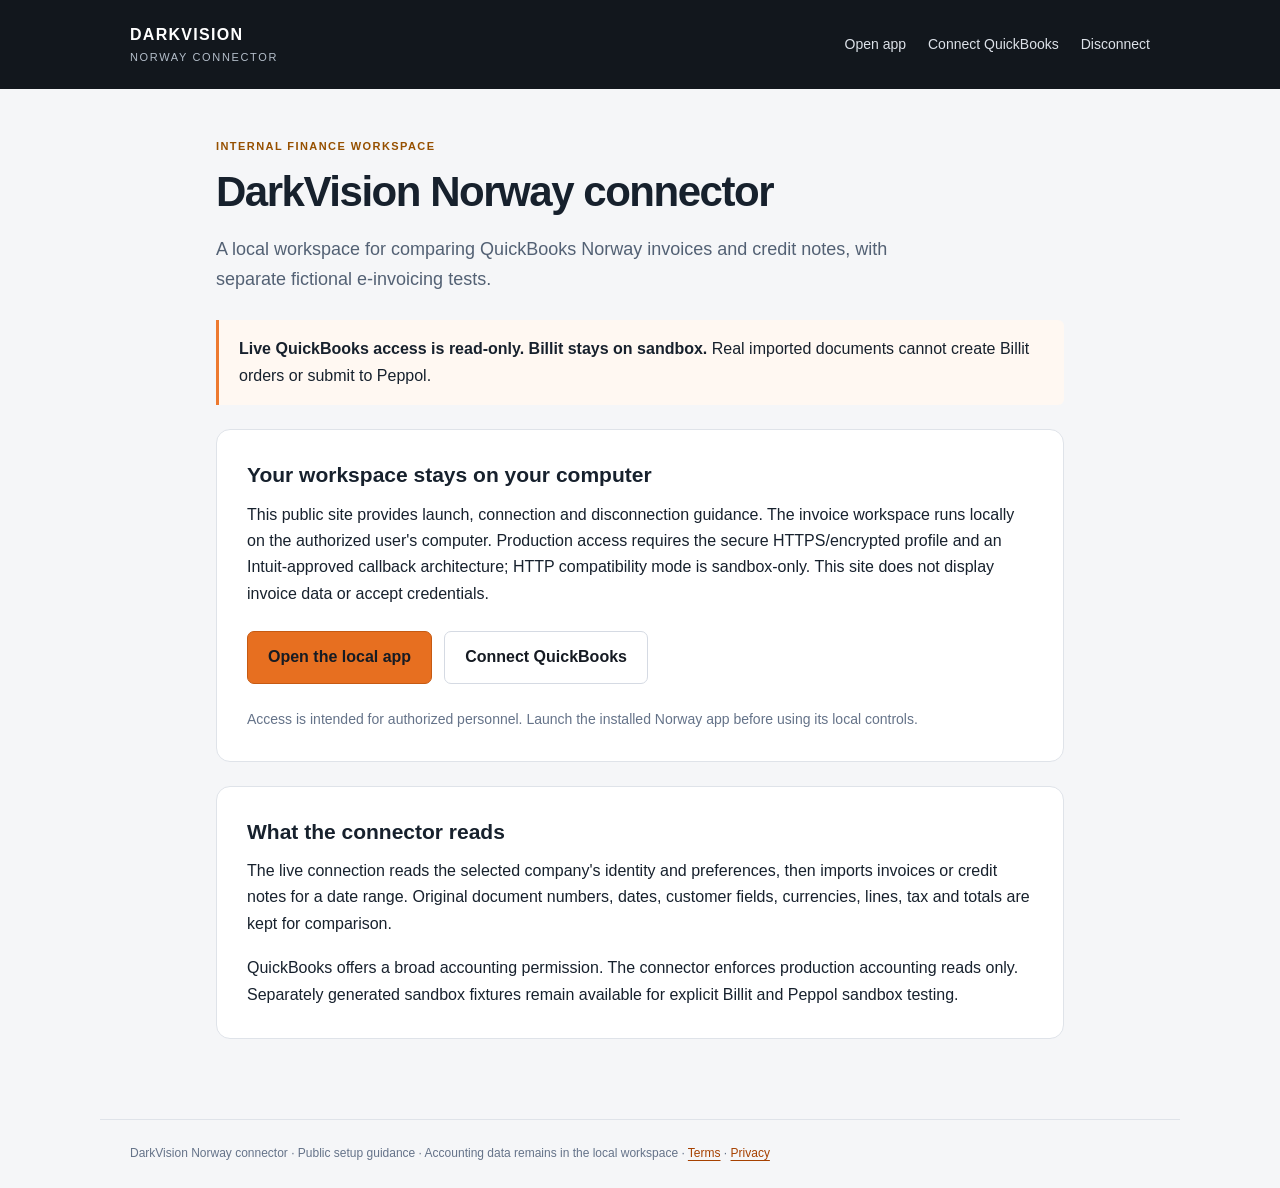
<file: index.html>
<!doctype html>
<html lang="en"><head><meta charset="utf-8"><meta name="viewport" content="width=device-width, initial-scale=1"><meta name="referrer" content="no-referrer"><meta http-equiv="Content-Security-Policy" content="default-src 'none'; style-src 'self'; img-src 'self'; base-uri 'none'; form-action 'none'"><title>DarkVision Norway connector</title><link rel="stylesheet" href="site.css"></head>
<body><header class="site-header"><div class="header-inner"><a class="brand" href="index.html">DARKVISION<small>NORWAY CONNECTOR</small></a><nav aria-label="Main navigation"><a href="launch.html">Open app</a><a href="connect.html">Connect QuickBooks</a><a href="disconnect.html">Disconnect</a></nav></div></header>
<main><p class="eyebrow">Internal finance workspace</p><h1>DarkVision Norway connector</h1><p class="lead">A local workspace for comparing QuickBooks Norway invoices and credit notes, with separate fictional e-invoicing tests.</p>
<div class="notice"><p><strong>Live QuickBooks access is read-only. Billit stays on sandbox.</strong> Real imported documents cannot create Billit orders or submit to Peppol.</p></div>
<section class="card"><h2>Your workspace stays on your computer</h2><p>This public site provides launch, connection and disconnection guidance. The invoice workspace runs locally on the authorized user's computer. Production access requires the secure HTTPS/encrypted profile and an Intuit-approved callback architecture; HTTP compatibility mode is sandbox-only. This site does not display invoice data or accept credentials.</p><div class="actions"><a class="button" href="launch.html">Open the local app</a><a class="button secondary" href="connect.html">Connect QuickBooks</a></div><p class="muted">Access is intended for authorized personnel. Launch the installed Norway app before using its local controls.</p></section>
<section class="card"><h2>What the connector reads</h2><p>The live connection reads the selected company's identity and preferences, then imports invoices or credit notes for a date range. Original document numbers, dates, customer fields, currencies, lines, tax and totals are kept for comparison.</p><p>QuickBooks offers a broad accounting permission. The connector enforces production accounting reads only. Separately generated sandbox fixtures remain available for explicit Billit and Peppol sandbox testing.</p></section>
</main><footer>DarkVision Norway connector · Public setup guidance · Accounting data remains in the local workspace · <a href="terms.html">Terms</a> · <a href="privacy.html">Privacy</a></footer></body></html>
</file>
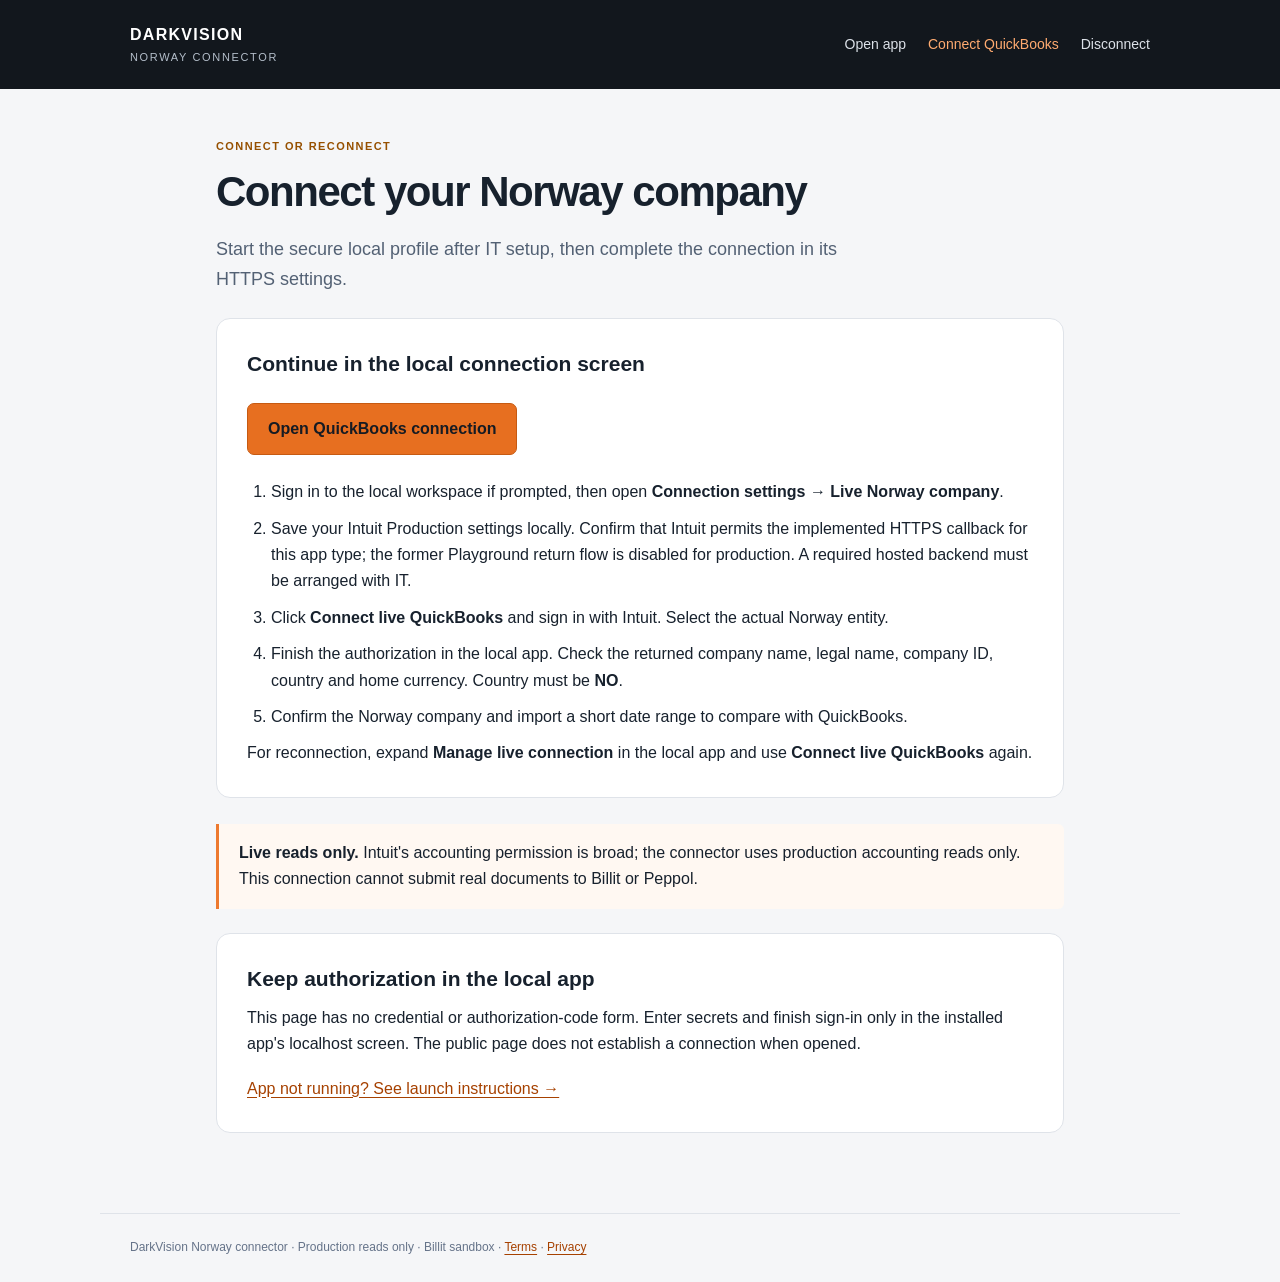
<file: connect.html>
<!doctype html>
<html lang="en"><head><meta charset="utf-8"><meta name="viewport" content="width=device-width, initial-scale=1"><meta name="referrer" content="no-referrer"><meta http-equiv="Content-Security-Policy" content="default-src 'none'; style-src 'self'; img-src 'self'; base-uri 'none'; form-action 'none'"><title>Connect QuickBooks · DarkVision Norway</title><link rel="stylesheet" href="site.css"></head>
<body><header class="site-header"><div class="header-inner"><a class="brand" href="index.html">DARKVISION<small>NORWAY CONNECTOR</small></a><nav aria-label="Main navigation"><a href="launch.html">Open app</a><a href="connect.html" aria-current="page">Connect QuickBooks</a><a href="disconnect.html">Disconnect</a></nav></div></header>
<main><p class="eyebrow">Connect or reconnect</p><h1>Connect your Norway company</h1><p class="lead">Start the secure local profile after IT setup, then complete the connection in its HTTPS settings.</p>
<section class="card"><h2>Continue in the local connection screen</h2><div class="actions"><a class="button" href="https://localhost:5000/setup/quickbooks-live" target="_blank" rel="noopener noreferrer">Open QuickBooks connection</a></div><ol><li>Sign in to the local workspace if prompted, then open <strong>Connection settings → Live Norway company</strong>.</li><li>Save your Intuit Production settings locally. Confirm that Intuit permits the implemented HTTPS callback for this app type; the former Playground return flow is disabled for production. A required hosted backend must be arranged with IT.</li><li>Click <strong>Connect live QuickBooks</strong> and sign in with Intuit. Select the actual Norway entity.</li><li>Finish the authorization in the local app. Check the returned company name, legal name, company ID, country and home currency. Country must be <strong>NO</strong>.</li><li>Confirm the Norway company and import a short date range to compare with QuickBooks.</li></ol><p>For reconnection, expand <strong>Manage live connection</strong> in the local app and use <strong>Connect live QuickBooks</strong> again.</p></section>
<div class="notice"><p><strong>Live reads only.</strong> Intuit's accounting permission is broad; the connector uses production accounting reads only. This connection cannot submit real documents to Billit or Peppol.</p></div>
<section class="card"><h2>Keep authorization in the local app</h2><p>This page has no credential or authorization-code form. Enter secrets and finish sign-in only in the installed app's localhost screen. The public page does not establish a connection when opened.</p><p><a href="launch.html">App not running? See launch instructions →</a></p></section>
</main><footer>DarkVision Norway connector · Production reads only · Billit sandbox · <a href="terms.html">Terms</a> · <a href="privacy.html">Privacy</a></footer></body></html>
</file>
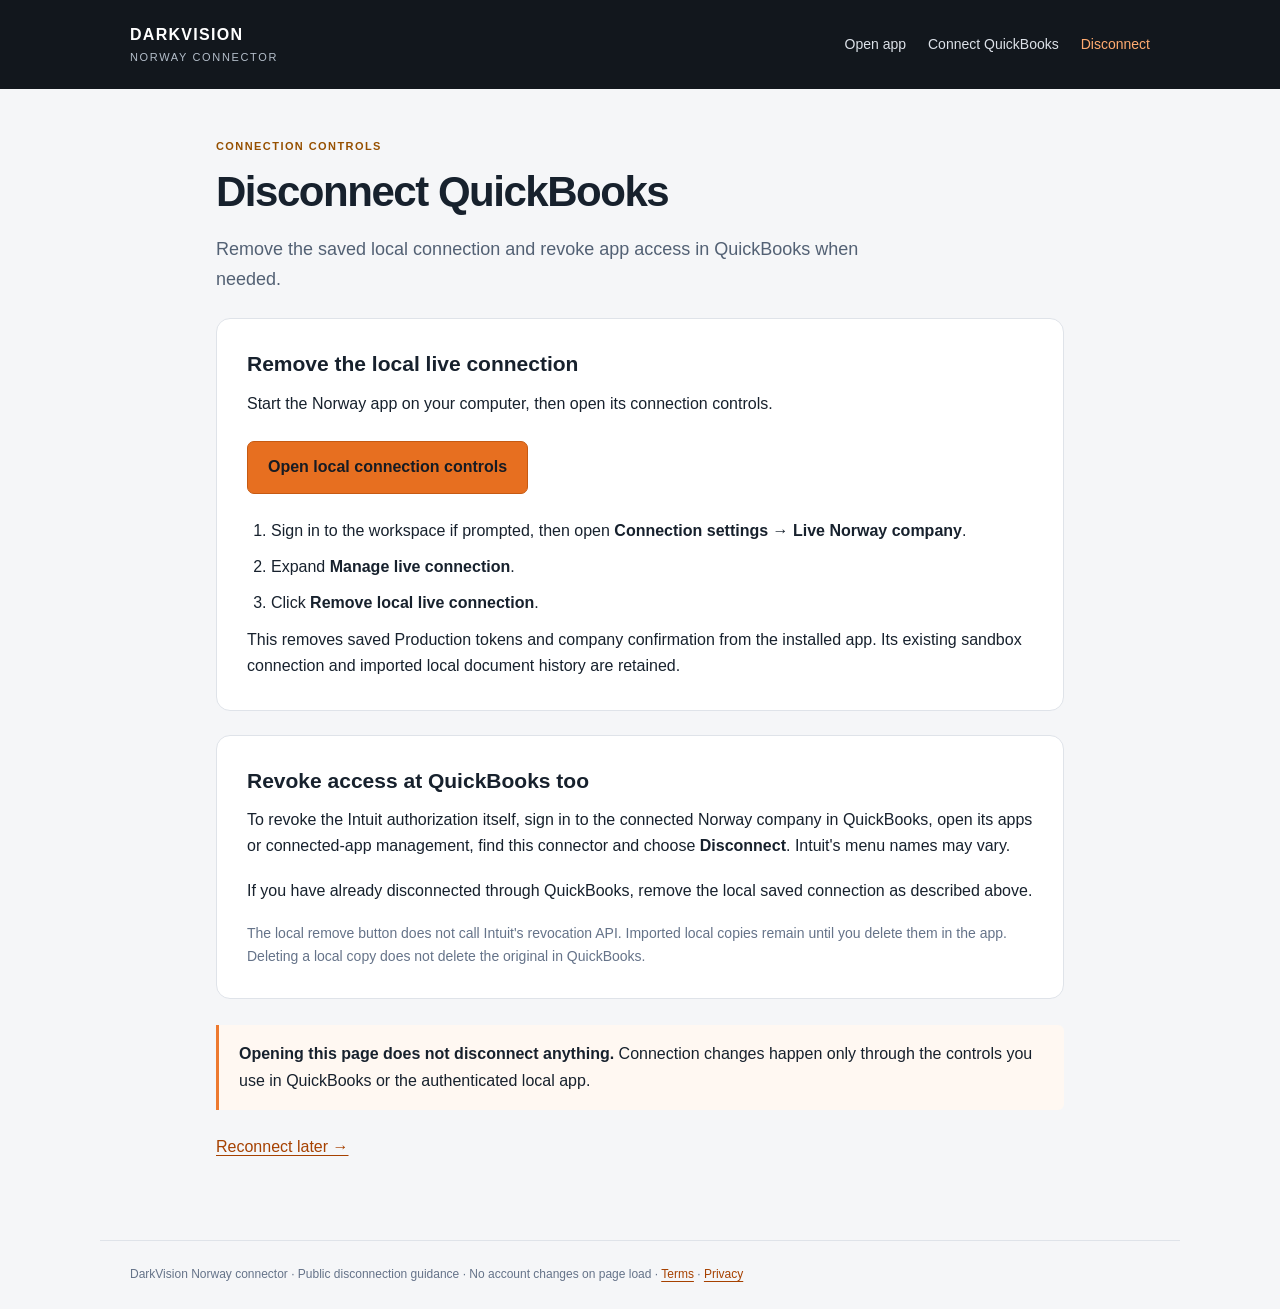
<file: disconnect.html>
<!doctype html>
<html lang="en"><head><meta charset="utf-8"><meta name="viewport" content="width=device-width, initial-scale=1"><meta name="referrer" content="no-referrer"><meta http-equiv="Content-Security-Policy" content="default-src 'none'; style-src 'self'; img-src 'self'; base-uri 'none'; form-action 'none'"><title>Disconnect QuickBooks · DarkVision Norway</title><link rel="stylesheet" href="site.css"></head>
<body><header class="site-header"><div class="header-inner"><a class="brand" href="index.html">DARKVISION<small>NORWAY CONNECTOR</small></a><nav aria-label="Main navigation"><a href="launch.html">Open app</a><a href="connect.html">Connect QuickBooks</a><a href="disconnect.html" aria-current="page">Disconnect</a></nav></div></header>
<main><p class="eyebrow">Connection controls</p><h1>Disconnect QuickBooks</h1><p class="lead">Remove the saved local connection and revoke app access in QuickBooks when needed.</p>
<section class="card"><h2>Remove the local live connection</h2><p>Start the Norway app on your computer, then open its connection controls.</p><div class="actions"><a class="button" href="https://localhost:5000/setup/quickbooks-live" target="_blank" rel="noopener noreferrer">Open local connection controls</a></div><ol><li>Sign in to the workspace if prompted, then open <strong>Connection settings → Live Norway company</strong>.</li><li>Expand <strong>Manage live connection</strong>.</li><li>Click <strong>Remove local live connection</strong>.</li></ol><p>This removes saved Production tokens and company confirmation from the installed app. Its existing sandbox connection and imported local document history are retained.</p></section>
<section class="card"><h2>Revoke access at QuickBooks too</h2><p>To revoke the Intuit authorization itself, sign in to the connected Norway company in QuickBooks, open its apps or connected-app management, find this connector and choose <strong>Disconnect</strong>. Intuit's menu names may vary.</p><p>If you have already disconnected through QuickBooks, remove the local saved connection as described above.</p><p class="muted">The local remove button does not call Intuit's revocation API. Imported local copies remain until you delete them in the app. Deleting a local copy does not delete the original in QuickBooks.</p></section>
<div class="notice"><p><strong>Opening this page does not disconnect anything.</strong> Connection changes happen only through the controls you use in QuickBooks or the authenticated local app.</p></div>
<p class="actions"><a href="connect.html">Reconnect later →</a></p>
</main><footer>DarkVision Norway connector · Public disconnection guidance · No account changes on page load · <a href="terms.html">Terms</a> · <a href="privacy.html">Privacy</a></footer></body></html>
</file>
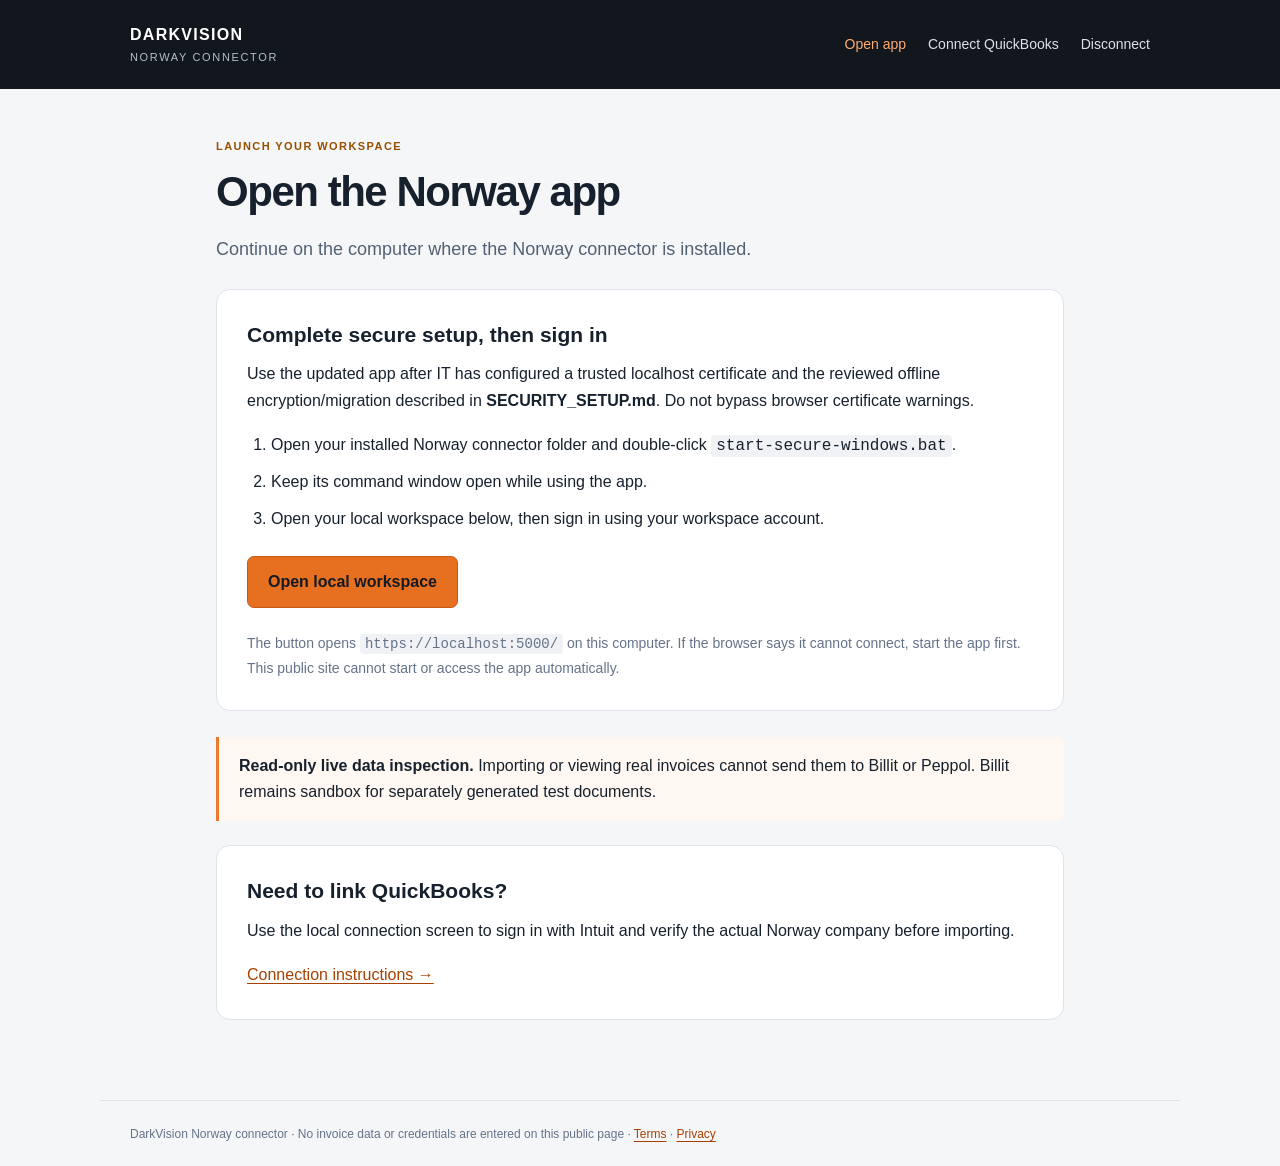
<file: launch.html>
<!doctype html>
<html lang="en"><head><meta charset="utf-8"><meta name="viewport" content="width=device-width, initial-scale=1"><meta name="referrer" content="no-referrer"><meta http-equiv="Content-Security-Policy" content="default-src 'none'; style-src 'self'; img-src 'self'; base-uri 'none'; form-action 'none'"><title>Open app · DarkVision Norway</title><link rel="stylesheet" href="site.css"></head>
<body><header class="site-header"><div class="header-inner"><a class="brand" href="index.html">DARKVISION<small>NORWAY CONNECTOR</small></a><nav aria-label="Main navigation"><a href="launch.html" aria-current="page">Open app</a><a href="connect.html">Connect QuickBooks</a><a href="disconnect.html">Disconnect</a></nav></div></header>
<main><p class="eyebrow">Launch your workspace</p><h1>Open the Norway app</h1><p class="lead">Continue on the computer where the Norway connector is installed.</p>
<section class="card"><h2>Complete secure setup, then sign in</h2><p>Use the updated app after IT has configured a trusted localhost certificate and the reviewed offline encryption/migration described in <strong>SECURITY_SETUP.md</strong>. Do not bypass browser certificate warnings.</p><ol><li>Open your installed Norway connector folder and double-click <code>start-secure-windows.bat</code>.</li><li>Keep its command window open while using the app.</li><li>Open your local workspace below, then sign in using your workspace account.</li></ol><div class="actions"><a class="button" href="https://localhost:5000/" target="_blank" rel="noopener noreferrer">Open local workspace</a></div><p class="muted">The button opens <code>https://localhost:5000/</code> on this computer. If the browser says it cannot connect, start the app first. This public site cannot start or access the app automatically.</p></section>
<div class="notice"><p><strong>Read-only live data inspection.</strong> Importing or viewing real invoices cannot send them to Billit or Peppol. Billit remains sandbox for separately generated test documents.</p></div>
<section class="card"><h2>Need to link QuickBooks?</h2><p>Use the local connection screen to sign in with Intuit and verify the actual Norway company before importing.</p><a href="connect.html">Connection instructions →</a></section>
</main><footer>DarkVision Norway connector · No invoice data or credentials are entered on this public page · <a href="terms.html">Terms</a> · <a href="privacy.html">Privacy</a></footer></body></html>
</file>
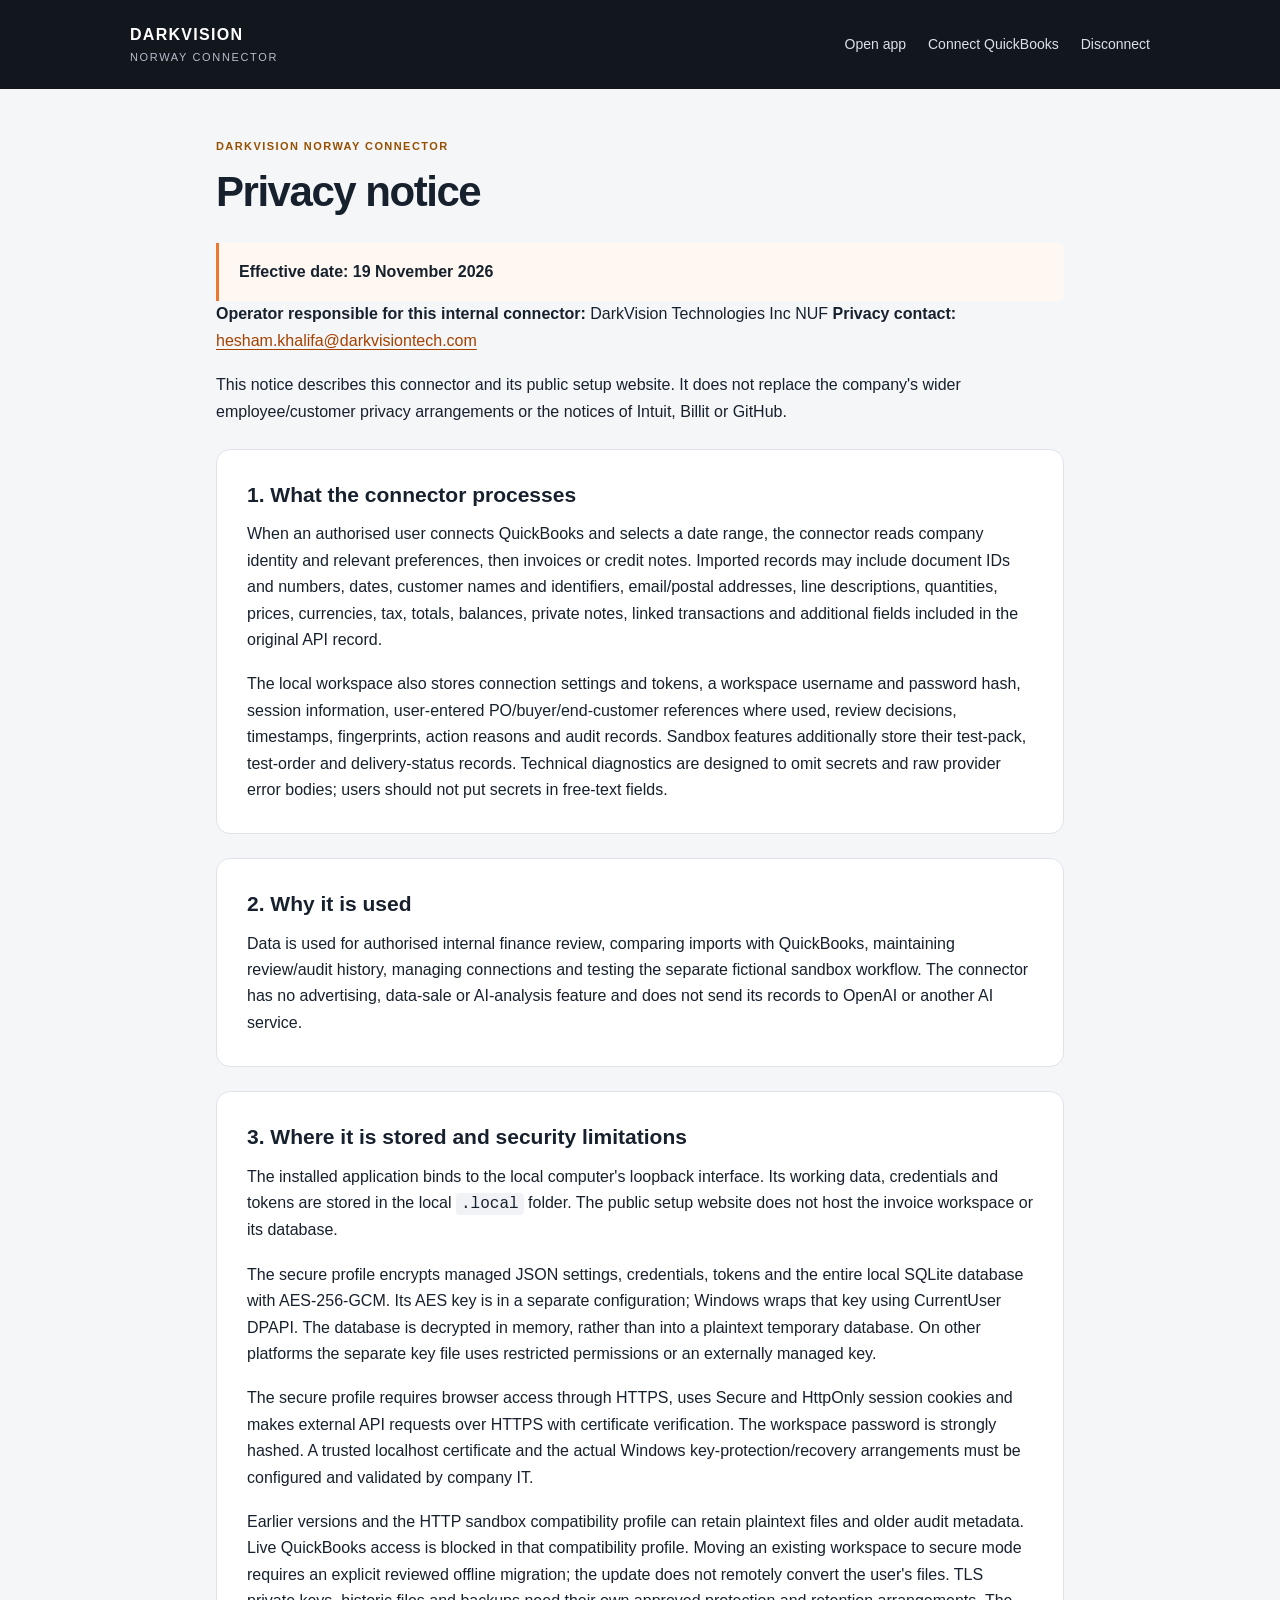
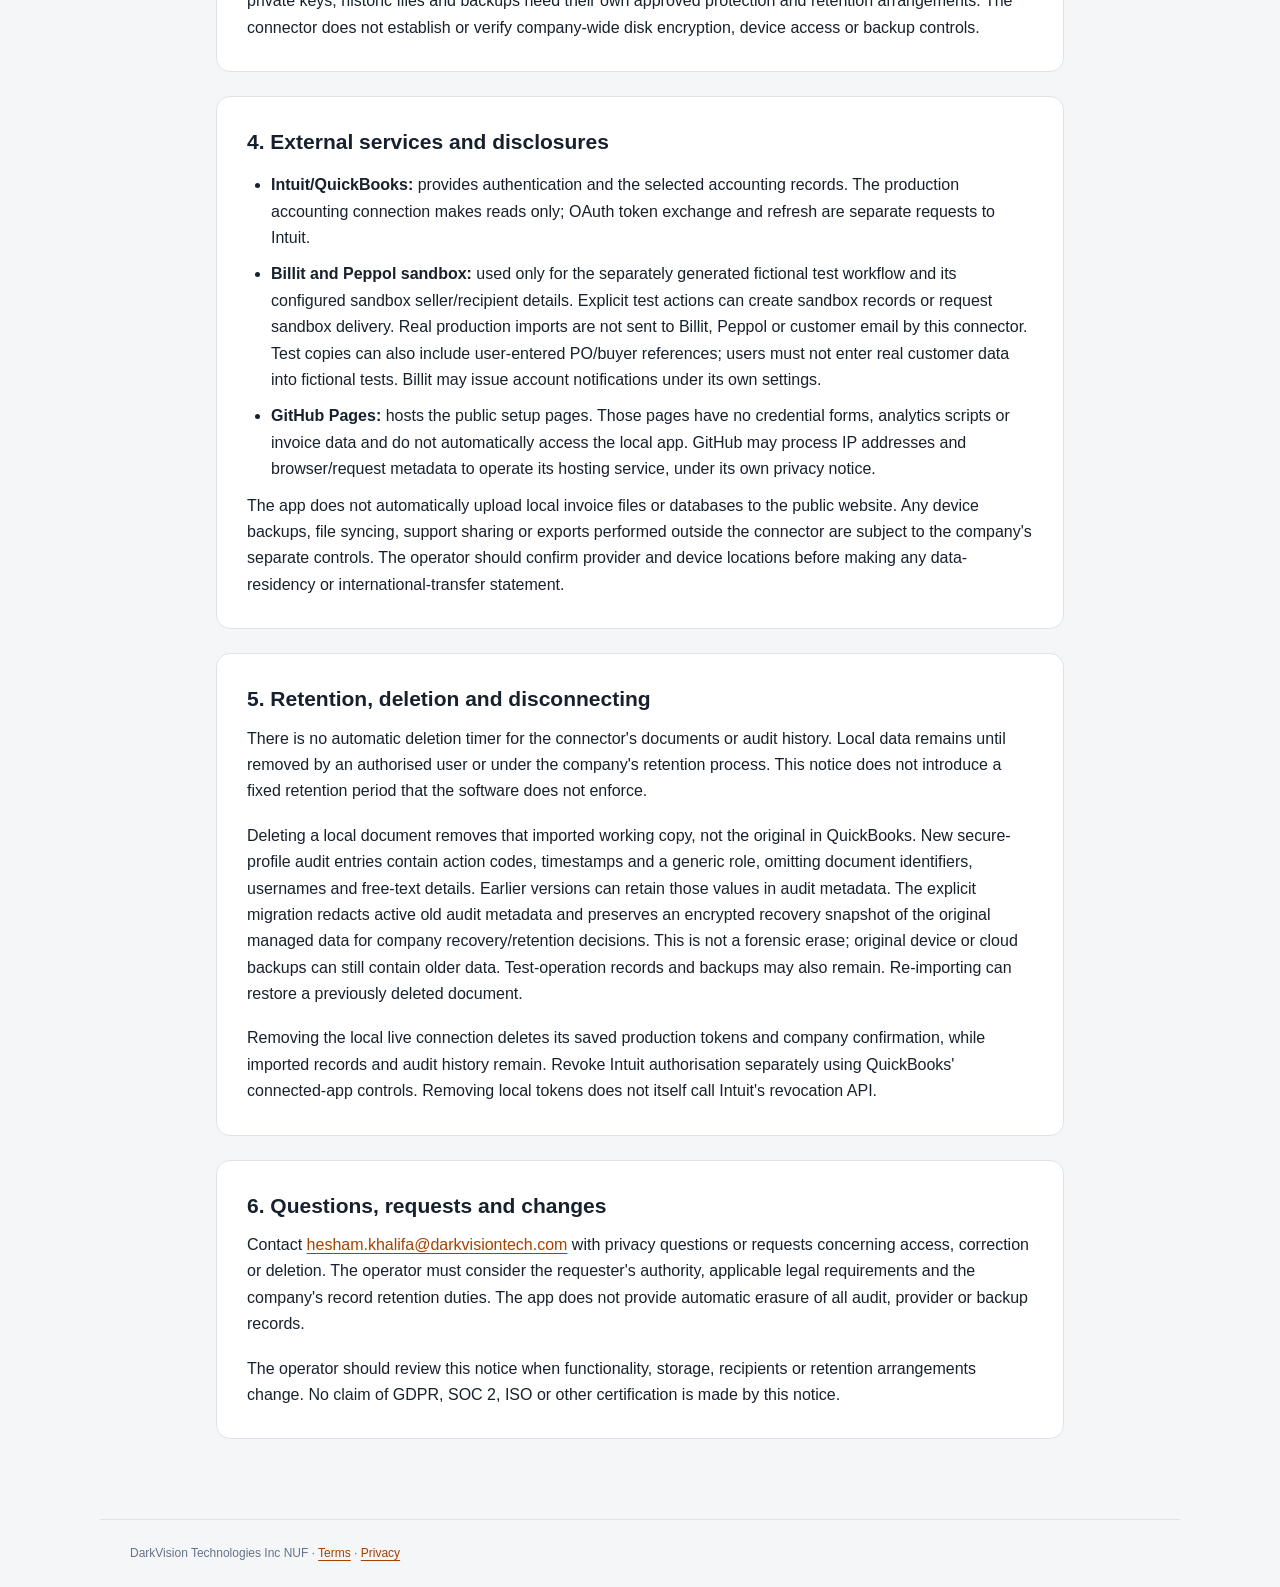
<file: privacy.html>
<!doctype html>
<html lang="en"><head><meta charset="utf-8"><meta name="viewport" content="width=device-width, initial-scale=1"><meta name="referrer" content="no-referrer"><meta http-equiv="Content-Security-Policy" content="default-src 'none'; style-src 'self'; img-src 'self'; base-uri 'none'; form-action 'none'"><title>Privacy notice · DarkVision Norway</title><link rel="stylesheet" href="site.css"></head>
<body><header class="site-header"><div class="header-inner"><a class="brand" href="https://heshamkh21.github.io/Norway-connector-site/index.html">DARKVISION<small>NORWAY CONNECTOR</small></a><nav aria-label="Main navigation"><a href="https://heshamkh21.github.io/Norway-connector-site/launch.html">Open app</a><a href="https://heshamkh21.github.io/Norway-connector-site/connect.html">Connect QuickBooks</a><a href="https://heshamkh21.github.io/Norway-connector-site/disconnect.html">Disconnect</a></nav></div></header>
<main><p class="eyebrow">DarkVision Norway connector</p><h1>Privacy notice</h1>
<div class="notice"><p><strong>Effective date: 19 November 2026</strong></p></div>
<p><strong>Operator responsible for this internal connector:</strong> DarkVision Technologies Inc NUF   <strong>Privacy contact:</strong> <a href="mailto:hesham.khalifa@darkvisiontech.com">hesham.khalifa@darkvisiontech.com</a></p>
<p>This notice describes this connector and its public setup website. It does not replace the company&#x27;s wider employee/customer privacy arrangements or the notices of Intuit, Billit or GitHub.</p>
<section class="card"><h2>1. What the connector processes</h2>
<p>When an authorised user connects QuickBooks and selects a date range, the connector reads company identity and relevant preferences, then invoices or credit notes. Imported records may include document IDs and numbers, dates, customer names and identifiers, email/postal addresses, line descriptions, quantities, prices, currencies, tax, totals, balances, private notes, linked transactions and additional fields included in the original API record.</p>
<p>The local workspace also stores connection settings and tokens, a workspace username and password hash, session information, user-entered PO/buyer/end-customer references where used, review decisions, timestamps, fingerprints, action reasons and audit records. Sandbox features additionally store their test-pack, test-order and delivery-status records. Technical diagnostics are designed to omit secrets and raw provider error bodies; users should not put secrets in free-text fields.</p>
</section>
<section class="card"><h2>2. Why it is used</h2>
<p>Data is used for authorised internal finance review, comparing imports with QuickBooks, maintaining review/audit history, managing connections and testing the separate fictional sandbox workflow. The connector has no advertising, data-sale or AI-analysis feature and does not send its records to OpenAI or another AI service.</p>
</section>
<section class="card"><h2>3. Where it is stored and security limitations</h2>
<p>The installed application binds to the local computer&#x27;s loopback interface. Its working data, credentials and tokens are stored in the local <code>.local</code> folder. The public setup website does not host the invoice workspace or its database.</p>
<p>The secure profile encrypts managed JSON settings, credentials, tokens and the entire local SQLite database with AES-256-GCM. Its AES key is in a separate configuration; Windows wraps that key using CurrentUser DPAPI. The database is decrypted in memory, rather than into a plaintext temporary database. On other platforms the separate key file uses restricted permissions or an externally managed key.</p>
<p>The secure profile requires browser access through HTTPS, uses Secure and HttpOnly session cookies and makes external API requests over HTTPS with certificate verification. The workspace password is strongly hashed. A trusted localhost certificate and the actual Windows key-protection/recovery arrangements must be configured and validated by company IT.</p>
<p>Earlier versions and the HTTP sandbox compatibility profile can retain plaintext files and older audit metadata. Live QuickBooks access is blocked in that compatibility profile. Moving an existing workspace to secure mode requires an explicit reviewed offline migration; the update does not remotely convert the user's files. TLS private keys, historic files and backups need their own approved protection and retention arrangements. The connector does not establish or verify company-wide disk encryption, device access or backup controls.</p>
</section>
<section class="card"><h2>4. External services and disclosures</h2>
<ul><li><strong>Intuit/QuickBooks:</strong> provides authentication and the selected accounting records. The production accounting connection makes reads only; OAuth token exchange and refresh are separate requests to Intuit.</li><li><strong>Billit and Peppol sandbox:</strong> used only for the separately generated fictional test workflow and its configured sandbox seller/recipient details. Explicit test actions can create sandbox records or request sandbox delivery. Real production imports are not sent to Billit, Peppol or customer email by this connector. Test copies can also include user-entered PO/buyer references; users must not enter real customer data into fictional tests. Billit may issue account notifications under its own settings.</li><li><strong>GitHub Pages:</strong> hosts the public setup pages. Those pages have no credential forms, analytics scripts or invoice data and do not automatically access the local app. GitHub may process IP addresses and browser/request metadata to operate its hosting service, under its own privacy notice.</li></ul>
<p>The app does not automatically upload local invoice files or databases to the public website. Any device backups, file syncing, support sharing or exports performed outside the connector are subject to the company&#x27;s separate controls. The operator should confirm provider and device locations before making any data-residency or international-transfer statement.</p>
</section>
<section class="card"><h2>5. Retention, deletion and disconnecting</h2>
<p>There is no automatic deletion timer for the connector&#x27;s documents or audit history. Local data remains until removed by an authorised user or under the company&#x27;s retention process. This notice does not introduce a fixed retention period that the software does not enforce.</p>
<p>Deleting a local document removes that imported working copy, not the original in QuickBooks. New secure-profile audit entries contain action codes, timestamps and a generic role, omitting document identifiers, usernames and free-text details. Earlier versions can retain those values in audit metadata. The explicit migration redacts active old audit metadata and preserves an encrypted recovery snapshot of the original managed data for company recovery/retention decisions. This is not a forensic erase; original device or cloud backups can still contain older data. Test-operation records and backups may also remain. Re-importing can restore a previously deleted document.</p>
<p>Removing the local live connection deletes its saved production tokens and company confirmation, while imported records and audit history remain. Revoke Intuit authorisation separately using QuickBooks&#x27; connected-app controls. Removing local tokens does not itself call Intuit&#x27;s revocation API.</p>
</section>
<section class="card"><h2>6. Questions, requests and changes</h2>
<p>Contact <a href="mailto:hesham.khalifa@darkvisiontech.com">hesham.khalifa@darkvisiontech.com</a> with privacy questions or requests concerning access, correction or deletion. The operator must consider the requester&#x27;s authority, applicable legal requirements and the company&#x27;s record retention duties. The app does not provide automatic erasure of all audit, provider or backup records.</p>
<p>The operator should review this notice when functionality, storage, recipients or retention arrangements change. No claim of GDPR, SOC 2, ISO or other certification is made by this notice.</p>
</section>
</main><footer>DarkVision Technologies Inc NUF · <a href="terms.html">Terms</a> · <a href="privacy.html">Privacy</a></footer></body></html>
</file>
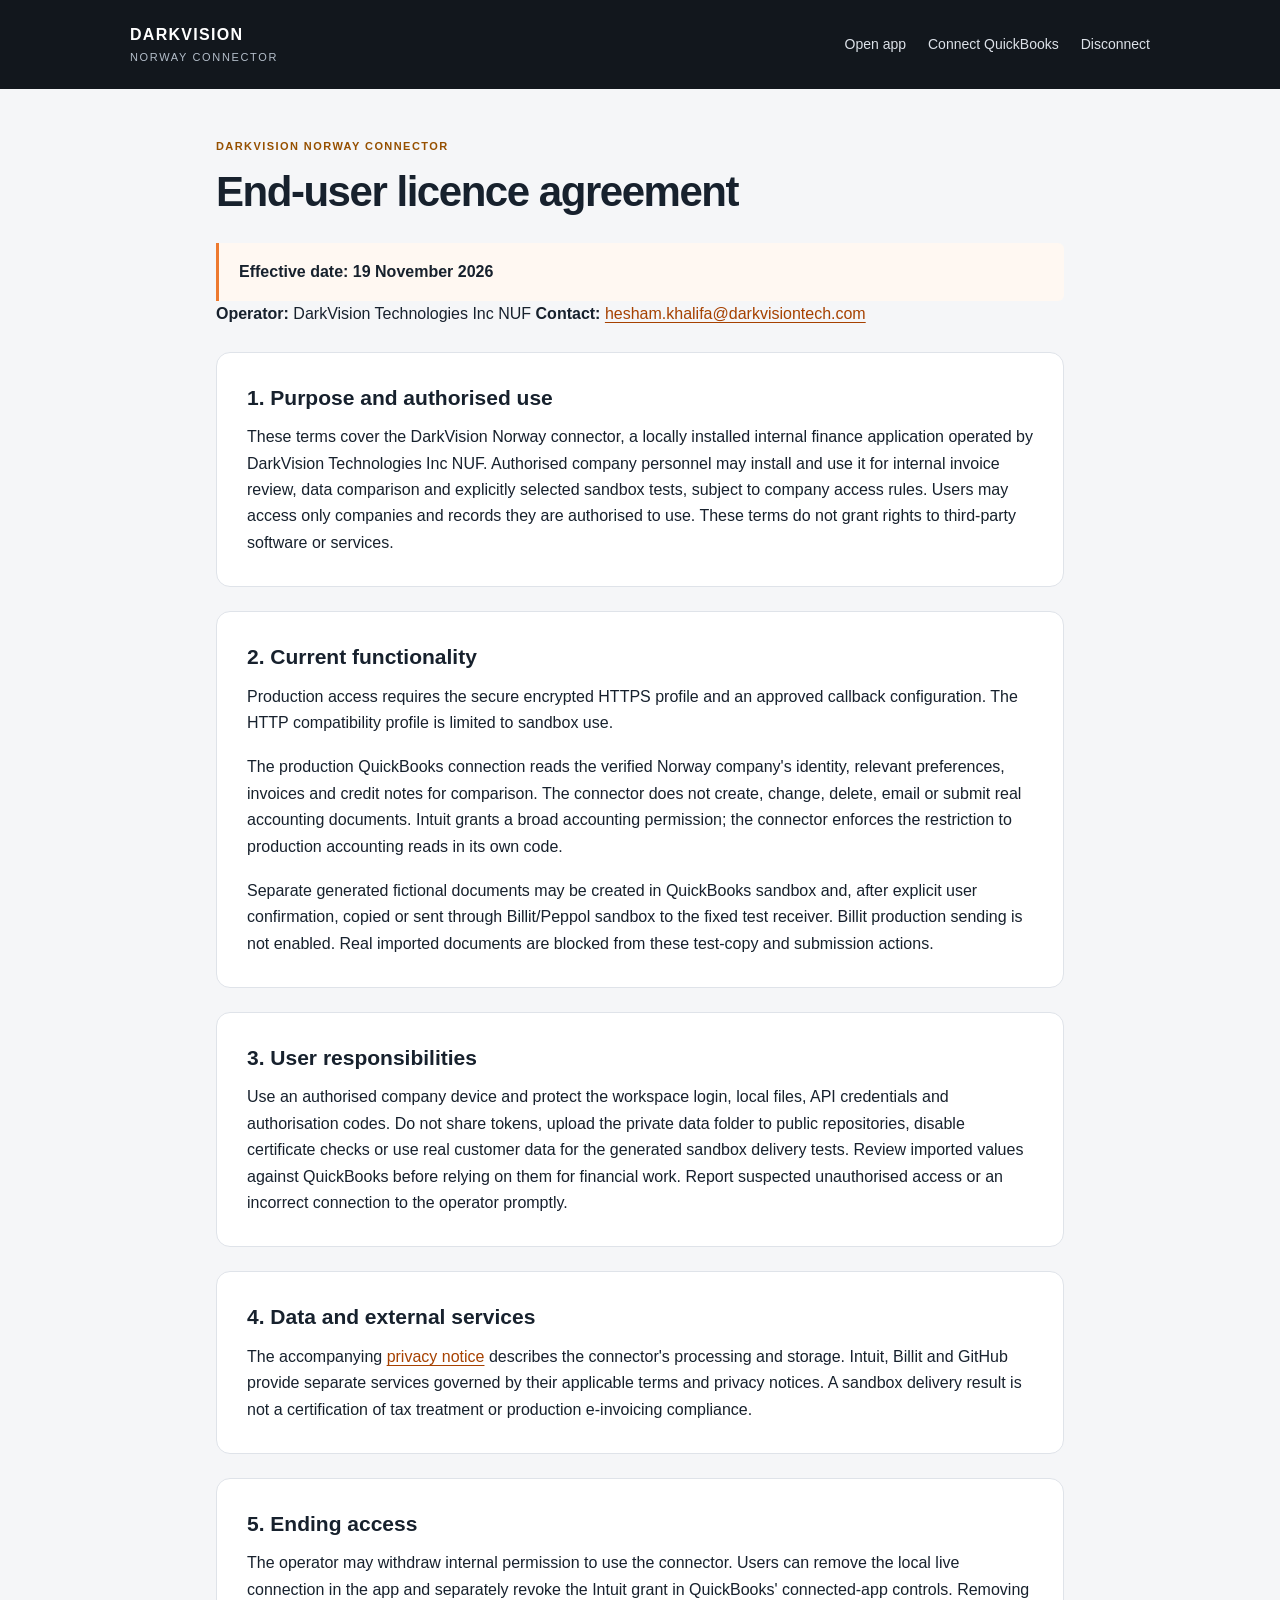
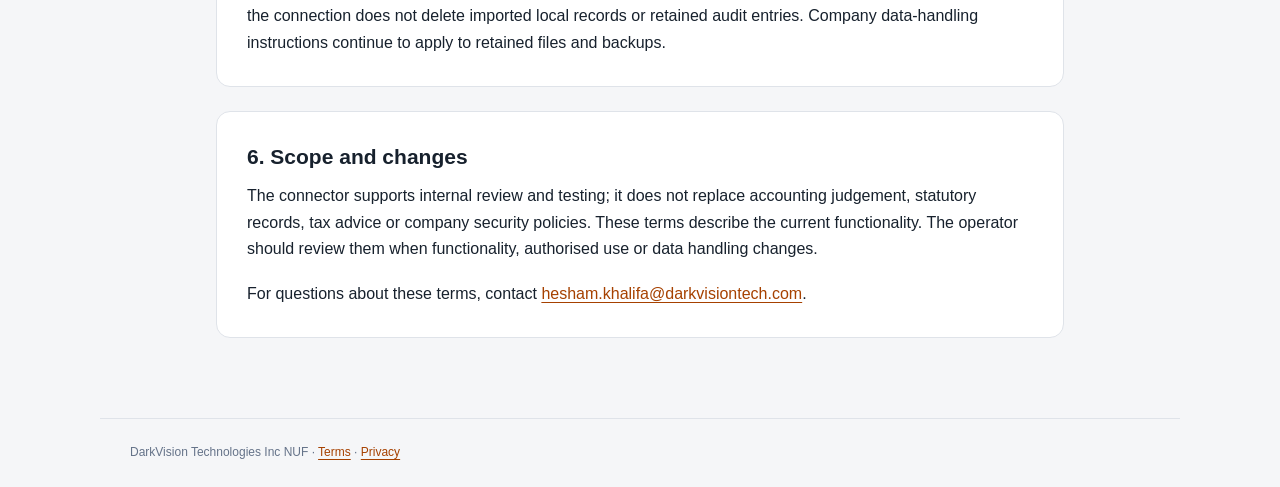
<file: terms.html>
<!doctype html>
<html lang="en"><head><meta charset="utf-8"><meta name="viewport" content="width=device-width, initial-scale=1"><meta name="referrer" content="no-referrer"><meta http-equiv="Content-Security-Policy" content="default-src 'none'; style-src 'self'; img-src 'self'; base-uri 'none'; form-action 'none'"><title>End-user licence agreement · DarkVision Norway</title><link rel="stylesheet" href="site.css"></head>
<body><header class="site-header"><div class="header-inner"><a class="brand" href="https://heshamkh21.github.io/Norway-connector-site/index.html">DARKVISION<small>NORWAY CONNECTOR</small></a><nav aria-label="Main navigation"><a href="https://heshamkh21.github.io/Norway-connector-site/launch.html">Open app</a><a href="https://heshamkh21.github.io/Norway-connector-site/connect.html">Connect QuickBooks</a><a href="https://heshamkh21.github.io/Norway-connector-site/disconnect.html">Disconnect</a></nav></div></header>
<main><p class="eyebrow">DarkVision Norway connector</p><h1>End-user licence agreement</h1>
<div class="notice"><p><strong>Effective date: 19 November 2026</strong></p></div>
<p><strong>Operator:</strong> DarkVision Technologies Inc NUF   <strong>Contact:</strong> <a href="mailto:hesham.khalifa@darkvisiontech.com">hesham.khalifa@darkvisiontech.com</a></p>
<section class="card"><h2>1. Purpose and authorised use</h2>
<p>These terms cover the DarkVision Norway connector, a locally installed internal finance application operated by DarkVision Technologies Inc NUF. Authorised company personnel may install and use it for internal invoice review, data comparison and explicitly selected sandbox tests, subject to company access rules. Users may access only companies and records they are authorised to use. These terms do not grant rights to third-party software or services.</p>
</section>
<section class="card"><h2>2. Current functionality</h2>
<p>Production access requires the secure encrypted HTTPS profile and an approved callback configuration. The HTTP compatibility profile is limited to sandbox use.</p>
<p>The production QuickBooks connection reads the verified Norway company&#x27;s identity, relevant preferences, invoices and credit notes for comparison. The connector does not create, change, delete, email or submit real accounting documents. Intuit grants a broad accounting permission; the connector enforces the restriction to production accounting reads in its own code.</p>
<p>Separate generated fictional documents may be created in QuickBooks sandbox and, after explicit user confirmation, copied or sent through Billit/Peppol sandbox to the fixed test receiver. Billit production sending is not enabled. Real imported documents are blocked from these test-copy and submission actions.</p>
</section>
<section class="card"><h2>3. User responsibilities</h2>
<p>Use an authorised company device and protect the workspace login, local files, API credentials and authorisation codes. Do not share tokens, upload the private data folder to public repositories, disable certificate checks or use real customer data for the generated sandbox delivery tests. Review imported values against QuickBooks before relying on them for financial work. Report suspected unauthorised access or an incorrect connection to the operator promptly.</p>
</section>
<section class="card"><h2>4. Data and external services</h2>
<p>The accompanying <a href="privacy.html">privacy notice</a> describes the connector&#x27;s processing and storage. Intuit, Billit and GitHub provide separate services governed by their applicable terms and privacy notices. A sandbox delivery result is not a certification of tax treatment or production e-invoicing compliance.</p>
</section>
<section class="card"><h2>5. Ending access</h2>
<p>The operator may withdraw internal permission to use the connector. Users can remove the local live connection in the app and separately revoke the Intuit grant in QuickBooks&#x27; connected-app controls. Removing the connection does not delete imported local records or retained audit entries. Company data-handling instructions continue to apply to retained files and backups.</p>
</section>
<section class="card"><h2>6. Scope and changes</h2>
<p>The connector supports internal review and testing; it does not replace accounting judgement, statutory records, tax advice or company security policies. These terms describe the current functionality. The operator should review them when functionality, authorised use or data handling changes.</p>
<p>For questions about these terms, contact <a href="mailto:hesham.khalifa@darkvisiontech.com">hesham.khalifa@darkvisiontech.com</a>.</p>
</section>
</main><footer>DarkVision Technologies Inc NUF · <a href="terms.html">Terms</a> · <a href="privacy.html">Privacy</a></footer></body></html>
</file>
<file: site.css>
:root { color-scheme: light; font-family: -apple-system, BlinkMacSystemFont, "Segoe UI", sans-serif; color: #17212d; background: #f5f6f8; }
* { box-sizing: border-box; }
body { margin: 0; line-height: 1.65; }
a { color: #a64100; text-underline-offset: 3px; }
a:focus-visible, summary:focus-visible { outline: 3px solid #de681c; outline-offset: 5px; }
.site-header { background: #12171d; color: #fff; }
.header-inner { max-width: 1080px; margin: auto; padding: 22px 30px; display: flex; justify-content: space-between; gap: 24px; flex-wrap: wrap; align-items: center; }
.brand { color: #fff; text-decoration: none; font-weight: 750; letter-spacing: .08em; }
.brand small { display: block; color: #b4beca; font-size: 11px; letter-spacing: .15em; font-weight: 400; }
nav { display: flex; gap: 22px; flex-wrap: wrap; }
nav a { color: #dce1e8; text-decoration: none; font-size: 14px; }
nav a[aria-current="page"] { color: #ffab70; }
main { max-width: 900px; margin: 48px auto 80px; padding: 0 26px; }
.eyebrow { color: #965000; letter-spacing: .13em; text-transform: uppercase; font-size: 11px; font-weight: 650; margin-bottom: 12px; }
h1 { font-size: clamp(30px, 5vw, 42px); line-height: 1.2; letter-spacing: -.035em; margin: 0 0 18px; }
h2 { font-size: 21px; margin: 0 0 12px; line-height: 1.4; }
p { margin: 0 0 18px; }
.lead { color: #536174; font-size: 18px; max-width: 680px; }
.card { background: #fff; border: 1px solid #dfe3e9; border-radius: 14px; padding: 30px; margin-top: 24px; }
.notice { border-left: 3px solid #ed792f; background: #fff8f2; padding: 16px 20px; margin-top: 26px; border-radius: 0 6px 6px 0; }
.notice p:last-child, .card p:last-child { margin-bottom: 0; }
.button { display: inline-block; background: #e76f20; border: 1px solid #c65a12; color: #161b23; font-weight: 650; padding: 12px 20px; border-radius: 7px; text-decoration: none; text-align: center; }
.button:hover { background: #f28b45; }
.secondary { background: #fff; border-color: #d5dae3; }
.secondary:hover { background: #f4f6fa; }
.actions { display: flex; gap: 12px; align-items: center; flex-wrap: wrap; margin: 24px 0; }
.muted { color: #657389; font-size: 14px; }
ol, ul { padding-left: 24px; margin: 16px 0 0; }
li { margin: 10px 0; }
code { font-family: ui-monospace, Consolas, monospace; background: #f0f2f5; border-radius: 4px; padding: 2px 5px; overflow-wrap: anywhere; }
footer { max-width: 1080px; margin: auto; padding: 24px 30px; border-top: 1px solid #dfe3e9; color: #657389; font-size: 12px; }
@media (max-width: 540px) { main { margin-top: 32px; padding: 0 18px; } .card { padding: 22px; } .header-inner { padding: 20px 18px; } nav { gap: 18px; } .actions { align-items: stretch; flex-direction: column; } }
</file>
